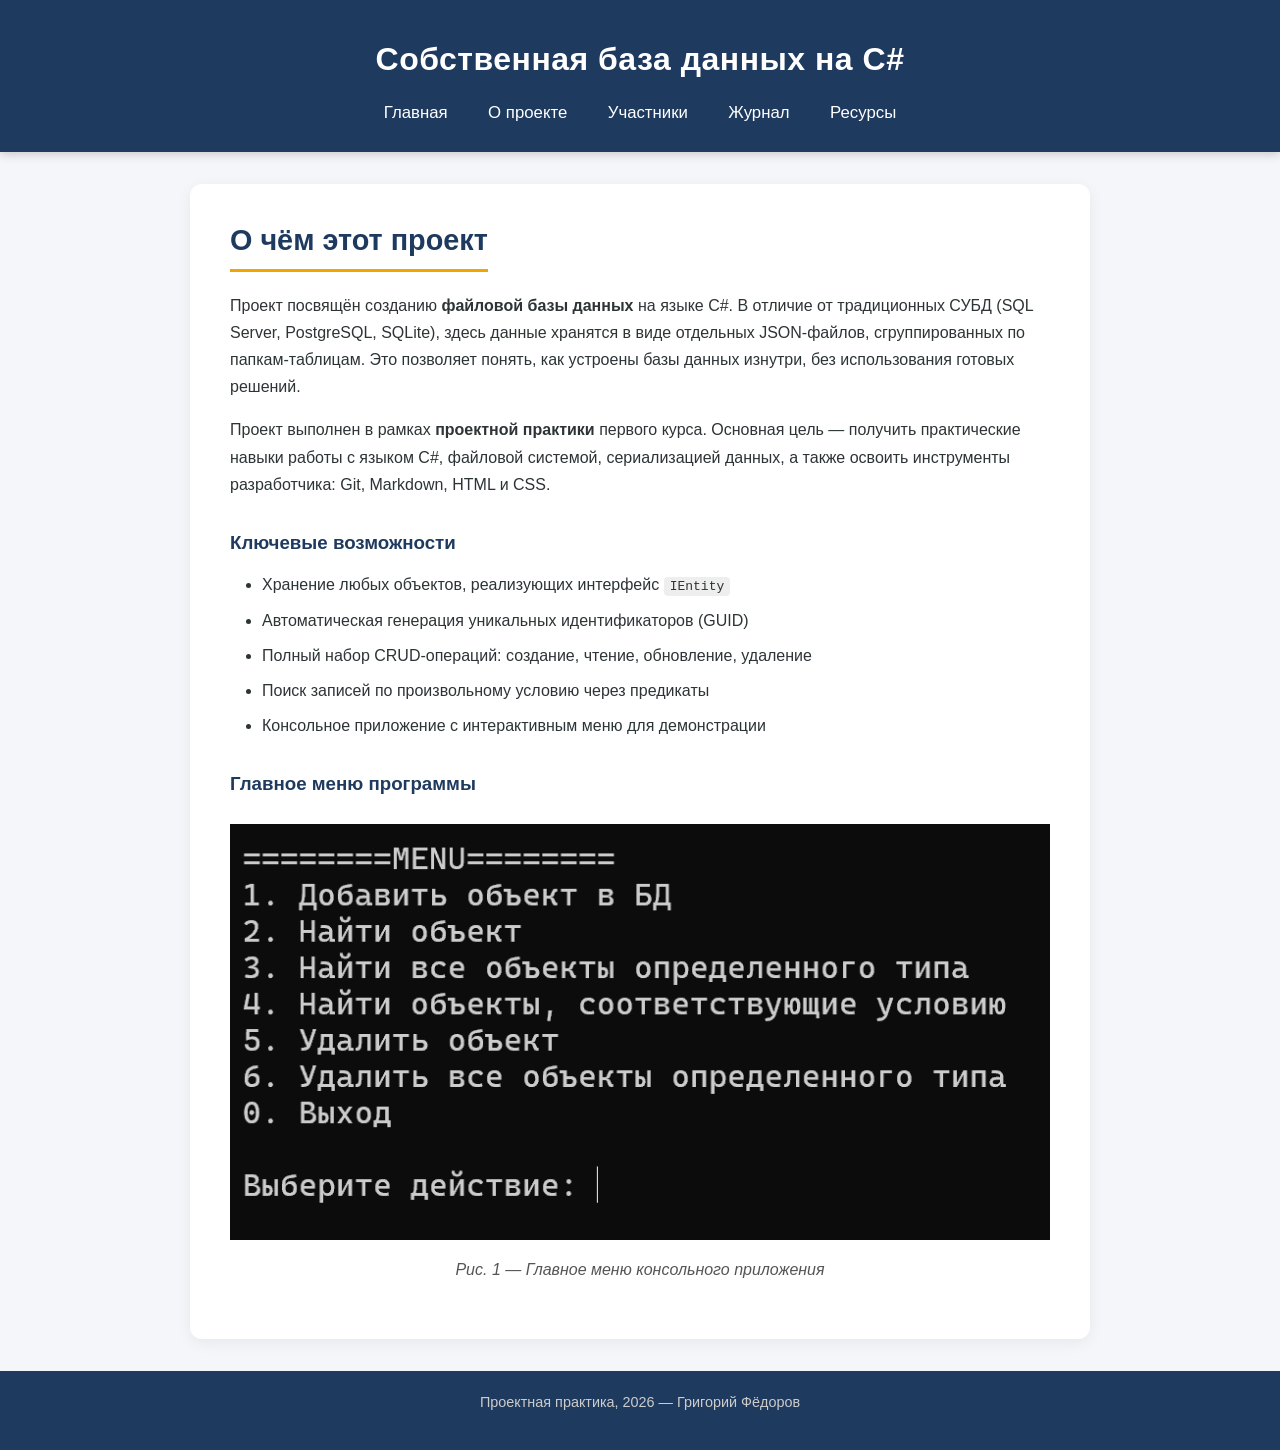
<file: site/index.html>
<!DOCTYPE html>
<html lang="ru">
<head>
  <meta charset="UTF-8">
  <meta name="viewport" content="width=device-width, initial-scale=1.0">
  <title>Собственная база данных на C# — Главная</title>
  <link rel="stylesheet" href="css/style.css?v=3">
</head>
<body>
  <header>
    <h1>Собственная база данных на C#</h1>
    <nav>
      <a href="index.html">Главная</a>
      <a href="about.html">О проекте</a>
      <a href="participants.html">Участники</a>
      <a href="journal.html">Журнал</a>
      <a href="resources.html">Ресурсы</a>
    </nav>
  </header>

  <main>
    <h2>О чём этот проект</h2>
    <p>Проект посвящён созданию <strong>файловой базы данных</strong> на языке C#. В отличие от традиционных СУБД (SQL Server, PostgreSQL, SQLite), здесь данные хранятся в виде отдельных JSON-файлов, сгруппированных по папкам-таблицам. Это позволяет понять, как устроены базы данных изнутри, без использования готовых решений.</p>
    
    <p>Проект выполнен в рамках <strong>проектной практики</strong> первого курса. Основная цель — получить практические навыки работы с языком C#, файловой системой, сериализацией данных, а также освоить инструменты разработчика: Git, Markdown, HTML и CSS.</p>

    <h3>Ключевые возможности</h3>
    <ul>
      <li>Хранение любых объектов, реализующих интерфейс <code>IEntity</code></li>
      <li>Автоматическая генерация уникальных идентификаторов (GUID)</li>
      <li>Полный набор CRUD-операций: создание, чтение, обновление, удаление</li>
      <li>Поиск записей по произвольному условию через предикаты</li>
      <li>Консольное приложение с интерактивным меню для демонстрации</li>
    </ul>

    <h3>Главное меню программы</h3>
    <!-- 🔻 ЗАМЕНИ НА СВОЙ СКРИНШОТ МЕНЮ -->
    <figure>
      <img src="images/Screenshot1.png" alt="Главное меню" style="max-width:100%;">
      <figcaption>Рис. 1 — Главное меню консольного приложения</figcaption>
    </figure>
  </main>

  <footer>
    <p>Проектная практика, 2026 &mdash; Григорий Фёдоров</p>
  </footer>
</body>
</html>
</file>
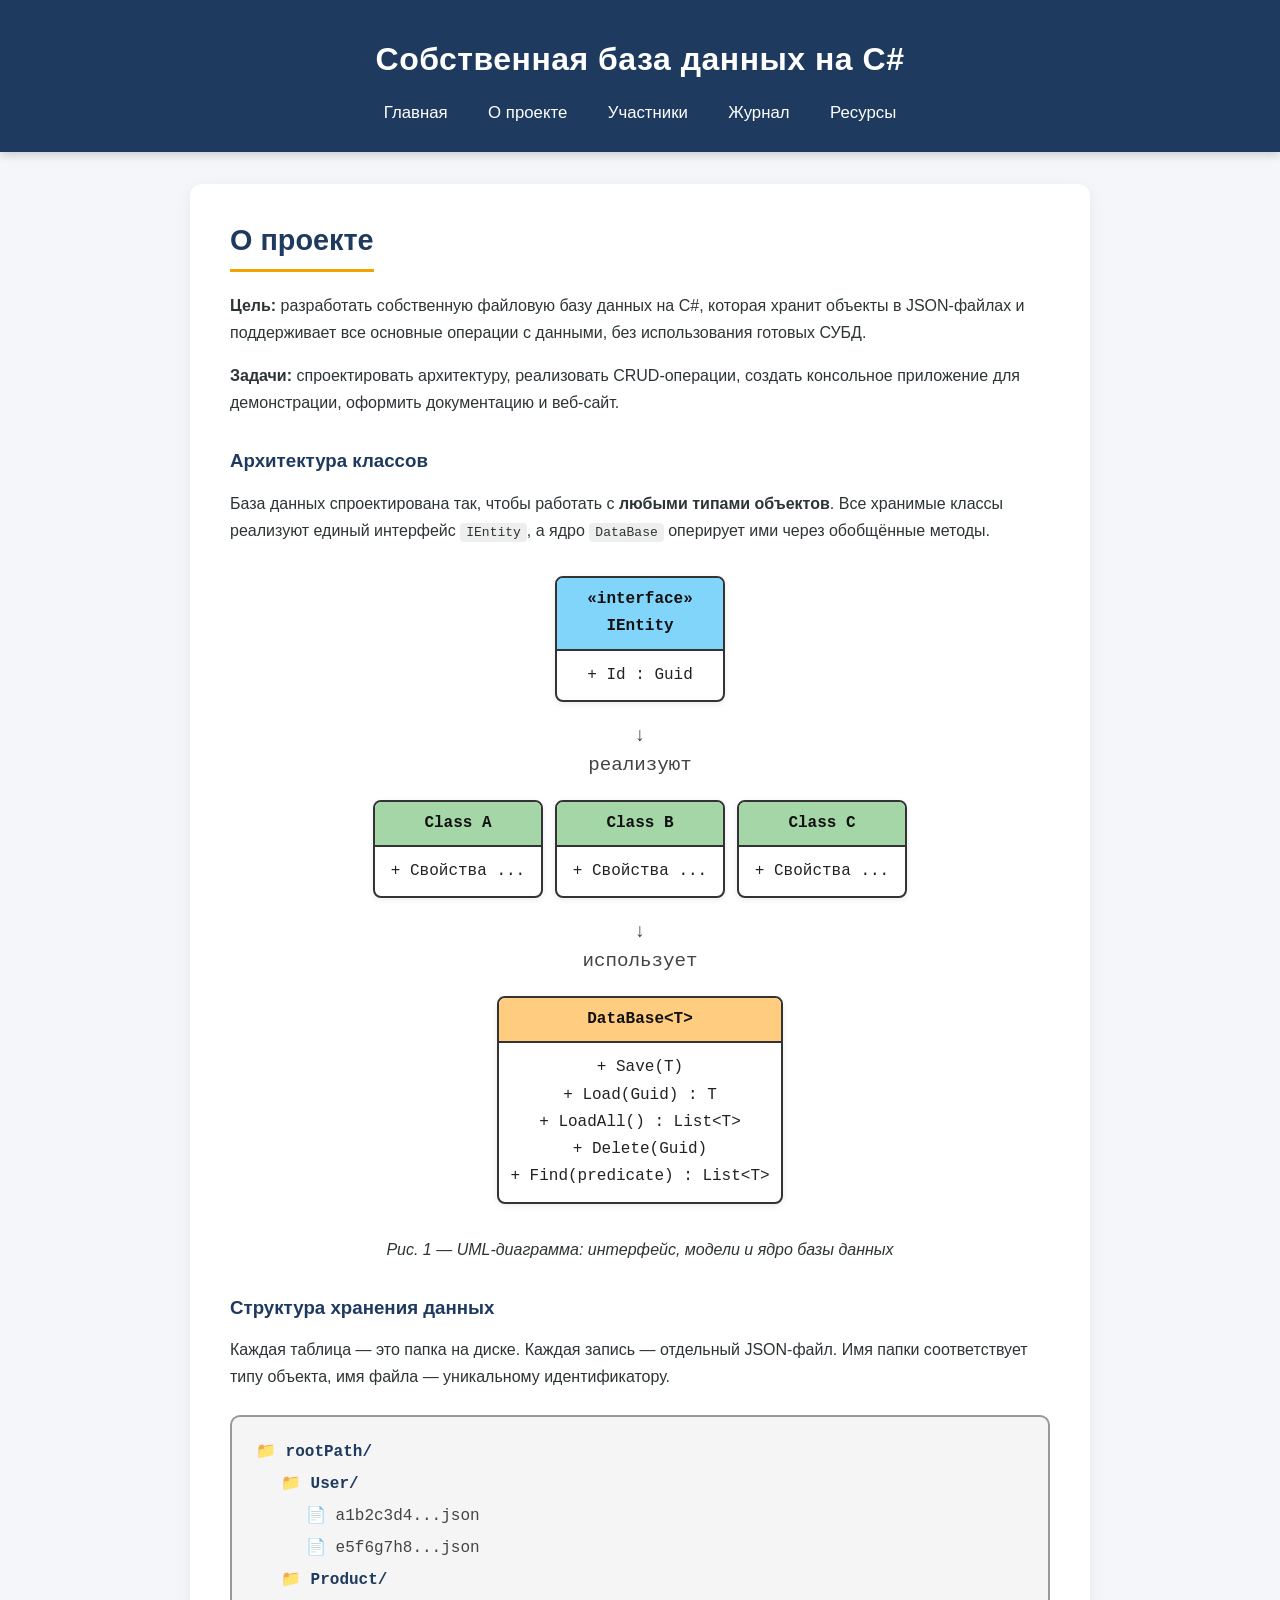
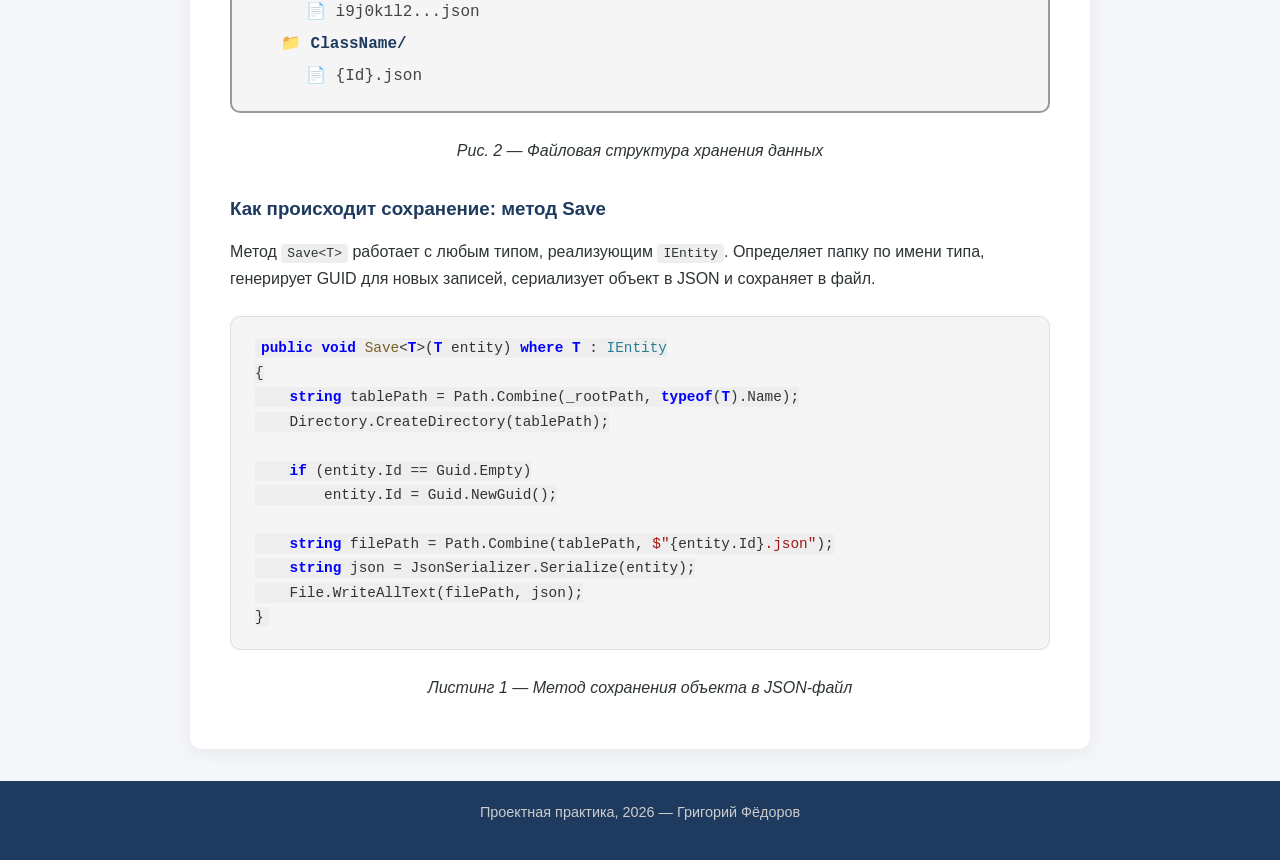
<file: site/about.html>
<!DOCTYPE html>
<html lang="ru">
<head>
  <meta charset="UTF-8">
  <meta name="viewport" content="width=device-width, initial-scale=1.0">
  <title>О проекте — Собственная база данных на C#</title>
  <link rel="stylesheet" href="css/style.css?v=5">
</head>
<body>
  <header>
    <h1>Собственная база данных на C#</h1>
    <nav>
      <a href="index.html">Главная</a>
      <a href="about.html">О проекте</a>
      <a href="participants.html">Участники</a>
      <a href="journal.html">Журнал</a>
      <a href="resources.html">Ресурсы</a>
    </nav>
  </header>

  <main>
    <h2>О проекте</h2>
    <p><strong>Цель:</strong> разработать собственную файловую базу данных на C#, которая хранит объекты в JSON-файлах и поддерживает все основные операции с данными, без использования готовых СУБД.</p>
    <p><strong>Задачи:</strong> спроектировать архитектуру, реализовать CRUD-операции, создать консольное приложение для демонстрации, оформить документацию и веб-сайт.</p>

    <h3>Архитектура классов</h3>
    <p>База данных спроектирована так, чтобы работать с <strong>любыми типами объектов</strong>. Все хранимые классы реализуют единый интерфейс <code>IEntity</code>, а ядро <code>DataBase</code> оперирует ими через обобщённые методы.</p>
    
    <div class="uml-diagram">
      <div class="uml-class interface">
        <div class="uml-title">«interface»<br>IEntity</div>
        <div class="uml-body">+ Id : Guid</div>
      </div>

      <div class="uml-arrow">↓<br>реализуют</div>

      <div class="uml-models">
        <div class="uml-class model">
          <div class="uml-title">Class A</div>
          <div class="uml-body">+ Свойства ...</div>
        </div>
        <div class="uml-class model">
          <div class="uml-title">Class B</div>
          <div class="uml-body">+ Свойства ...</div>
        </div>
        <div class="uml-class model">
          <div class="uml-title">Class C</div>
          <div class="uml-body">+ Свойства ...</div>
        </div>
      </div>

      <div class="uml-arrow">↓<br>использует</div>

      <div class="uml-class database">
        <div class="uml-title">DataBase&lt;T&gt;</div>
        <div class="uml-body">+ Save(T)<br>+ Load(Guid) : T<br>+ LoadAll() : List&lt;T&gt;<br>+ Delete(Guid)<br>+ Find(predicate) : List&lt;T&gt;</div>
      </div>
    </div>
    <p style="text-align:center; font-style:italic; margin-top:1rem;">Рис. 1 — UML-диаграмма: интерфейс, модели и ядро базы данных</p>

    <h3>Структура хранения данных</h3>
    <p>Каждая таблица — это папка на диске. Каждая запись — отдельный JSON-файл. Имя папки соответствует типу объекта, имя файла — уникальному идентификатору.</p>
    
    <div class="storage-diagram">
      <div class="storage-folder">
        <div class="folder-name">📁 rootPath/</div>
        <div class="storage-folder" style="margin-left:25px;">
          <div class="folder-name">📁 User/</div>
          <div class="storage-file">📄 a1b2c3d4...json</div>
          <div class="storage-file">📄 e5f6g7h8...json</div>
        </div>
        <div class="storage-folder" style="margin-left:25px;">
          <div class="folder-name">📁 Product/</div>
          <div class="storage-file">📄 i9j0k1l2...json</div>
        </div>
        <div class="storage-folder" style="margin-left:25px;">
          <div class="folder-name">📁 ClassName/</div>
          <div class="storage-file">📄 {Id}.json</div>
        </div>
      </div>
    </div>
    <p style="text-align:center; font-style:italic;">Рис. 2 — Файловая структура хранения данных</p>

    <h3>Как происходит сохранение: метод Save</h3>
    <p>Метод <code>Save&lt;T&gt;</code> работает с любым типом, реализующим <code>IEntity</code>. Определяет папку по имени типа, генерирует GUID для новых записей, сериализует объект в JSON и сохраняет в файл.</p>
    
    <div class="code-block">
      <pre><code><span class="kw">public void</span> <span class="mt">Save</span>&lt;<span class="kw">T</span>&gt;(<span class="kw">T</span> entity) <span class="kw">where</span> <span class="kw">T</span> : <span class="iface">IEntity</span>
{
    <span class="kw">string</span> tablePath = Path.Combine(_rootPath, <span class="kw">typeof</span>(<span class="kw">T</span>).Name);
    Directory.CreateDirectory(tablePath);

    <span class="kw">if</span> (entity.Id == Guid.Empty)
        entity.Id = Guid.NewGuid();

    <span class="kw">string</span> filePath = Path.Combine(tablePath, <span class="str">$"</span>{entity.Id}<span class="str">.json"</span>);
    <span class="kw">string</span> json = JsonSerializer.Serialize(entity);
    File.WriteAllText(filePath, json);
}</code></pre>
    </div>
    <p style="text-align:center; font-style:italic;">Листинг 1 — Метод сохранения объекта в JSON-файл</p>
  </main>

  <footer>
    <p>Проектная практика, 2026 &mdash; Григорий Фёдоров</p>
  </footer>
</body>
</html>
</file>
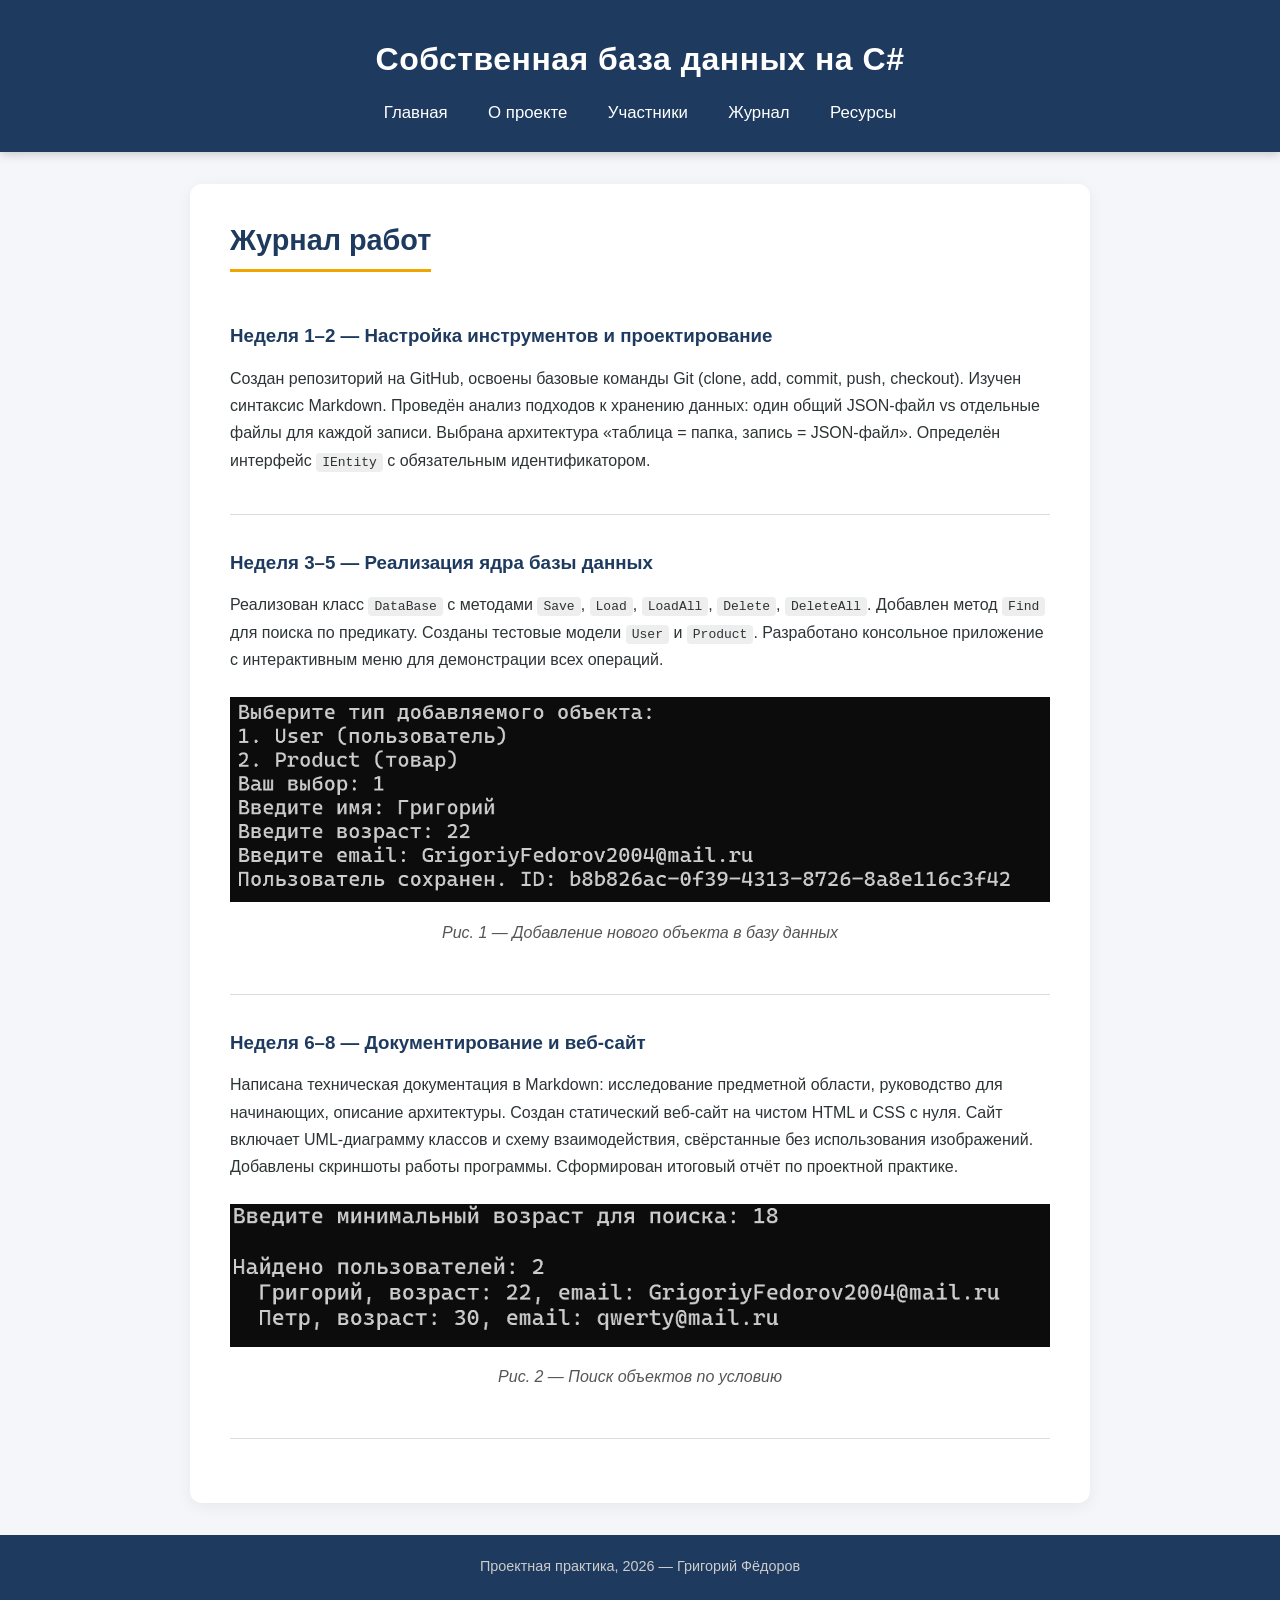
<file: site/journal.html>
<!DOCTYPE html>
<html lang="ru">
<head>
  <meta charset="UTF-8">
  <meta name="viewport" content="width=device-width, initial-scale=1.0">
  <title>Журнал — Собственная база данных на C#</title>
  <link rel="stylesheet" href="css/style.css?v=3">
</head>
<body>
  <header>
    <h1>Собственная база данных на C#</h1>
    <nav>
      <a href="index.html">Главная</a>
      <a href="about.html">О проекте</a>
      <a href="participants.html">Участники</a>
      <a href="journal.html">Журнал</a>
      <a href="resources.html">Ресурсы</a>
    </nav>
  </header>

  <main>
    <h2>Журнал работ</h2>

    <article class="journal-entry">
      <h3>Неделя 1–2 &mdash; Настройка инструментов и проектирование</h3>
      <p>Создан репозиторий на GitHub, освоены базовые команды Git (clone, add, commit, push, checkout). Изучен синтаксис Markdown. Проведён анализ подходов к хранению данных: один общий JSON-файл vs отдельные файлы для каждой записи. Выбрана архитектура «таблица = папка, запись = JSON-файл». Определён интерфейс <code>IEntity</code> с обязательным идентификатором.</p>
    </article>

    <article class="journal-entry">
      <h3>Неделя 3–5 &mdash; Реализация ядра базы данных</h3>
      <p>Реализован класс <code>DataBase</code> с методами <code>Save</code>, <code>Load</code>, <code>LoadAll</code>, <code>Delete</code>, <code>DeleteAll</code>. Добавлен метод <code>Find</code> для поиска по предикату. Созданы тестовые модели <code>User</code> и <code>Product</code>. Разработано консольное приложение с интерактивным меню для демонстрации всех операций.</p>
      <figure>
        <!-- 🔻 ЗАМЕНИ НА СКРИНШОТ ДОБАВЛЕНИЯ ОБЪЕКТА -->
        <img src="images/Screenshot2.png" alt="Добавление объекта" style="max-width:100%;">
        <figcaption>Рис. 1 — Добавление нового объекта в базу данных</figcaption>
      </figure>
    </article>

    <article class="journal-entry">
      <h3>Неделя 6–8 &mdash; Документирование и веб-сайт</h3>
      <p>Написана техническая документация в Markdown: исследование предметной области, руководство для начинающих, описание архитектуры. Создан статический веб-сайт на чистом HTML и CSS с нуля. Сайт включает UML-диаграмму классов и схему взаимодействия, свёрстанные без использования изображений. Добавлены скриншоты работы программы. Сформирован итоговый отчёт по проектной практике.</p>
      <figure>
        <!-- 🔻 ЗАМЕНИ НА СКРИНШОТ С ПОИСКОМ -->
        <img src="images/Screenshot3.png" alt="Поиск по условию" style="max-width:100%;">
        <figcaption>Рис. 2 — Поиск объектов по условию</figcaption>
      </figure>
    </article>
  </main>

  <footer>
    <p>Проектная практика, 2026 &mdash; Григорий Фёдоров</p>
  </footer>
</body>
</html>
</file>
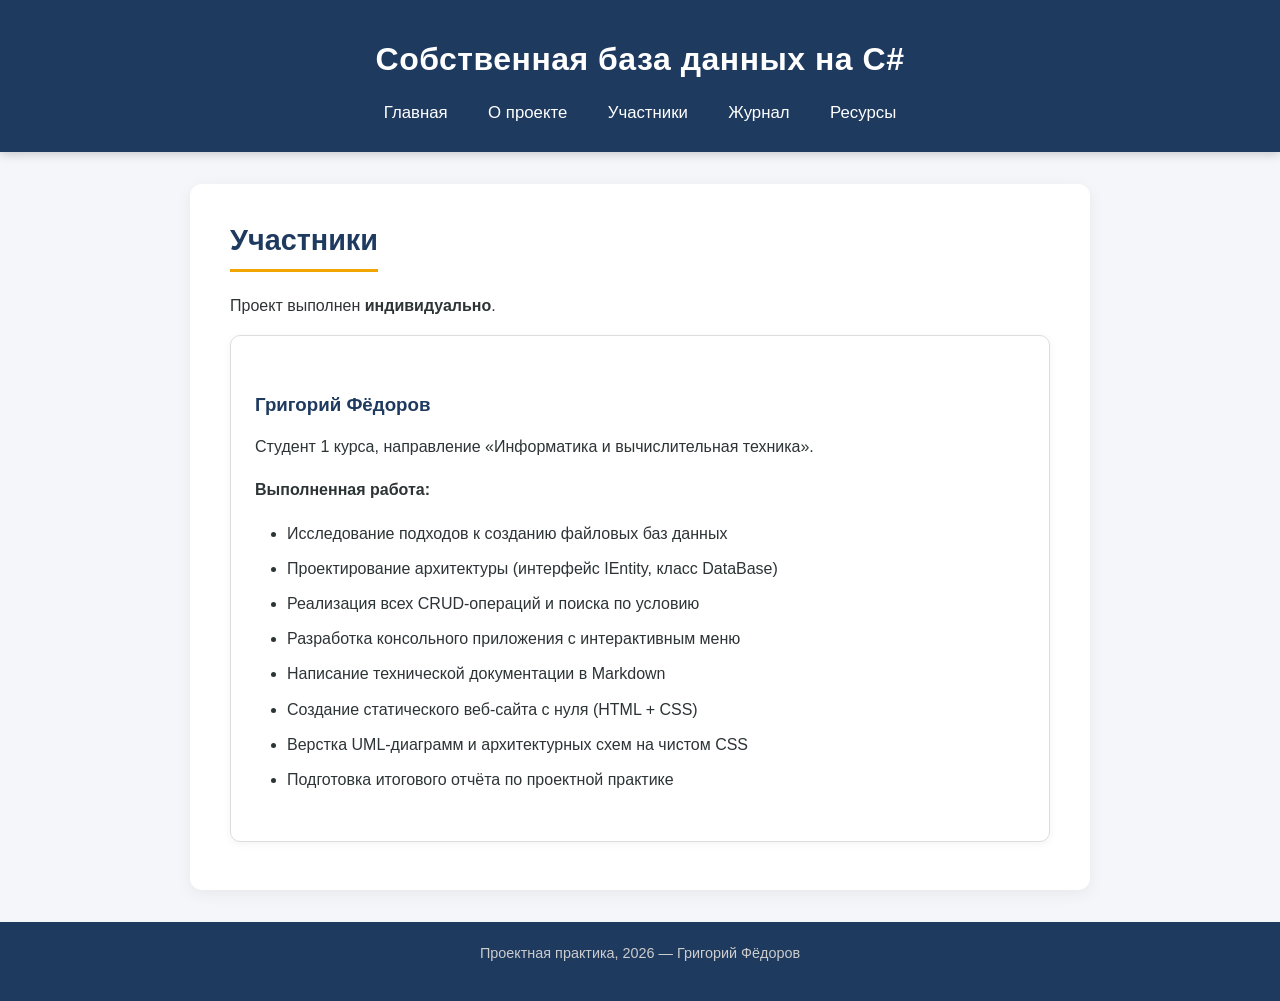
<file: site/participants.html>
<!DOCTYPE html>
<html lang="ru">
<head>
  <meta charset="UTF-8">
  <meta name="viewport" content="width=device-width, initial-scale=1.0">
  <title>Участники — Собственная база данных на C#</title>
  <link rel="stylesheet" href="css/style.css?v=3">
</head>
<body>
  <header>
    <h1>Собственная база данных на C#</h1>
    <nav>
      <a href="index.html">Главная</a>
      <a href="about.html">О проекте</a>
      <a href="participants.html">Участники</a>
      <a href="journal.html">Журнал</a>
      <a href="resources.html">Ресурсы</a>
    </nav>
  </header>

  <main>
    <h2>Участники</h2>
    <p>Проект выполнен <strong>индивидуально</strong>.</p>
    
    <div class="participant-card">
      <h3>Григорий Фёдоров</h3>
      <p>Студент 1 курса, направление «Информатика и вычислительная техника».</p>
      <p><strong>Выполненная работа:</strong></p>
      <ul>
        <li>Исследование подходов к созданию файловых баз данных</li>
        <li>Проектирование архитектуры (интерфейс IEntity, класс DataBase)</li>
        <li>Реализация всех CRUD-операций и поиска по условию</li>
        <li>Разработка консольного приложения с интерактивным меню</li>
        <li>Написание технической документации в Markdown</li>
        <li>Создание статического веб-сайта с нуля (HTML + CSS)</li>
        <li>Верстка UML-диаграмм и архитектурных схем на чистом CSS</li>
        <li>Подготовка итогового отчёта по проектной практике</li>
      </ul>
    </div>
  </main>

  <footer>
    <p>Проектная практика, 2026 &mdash; Григорий Фёдоров</p>
  </footer>
</body>
</html>
</file>
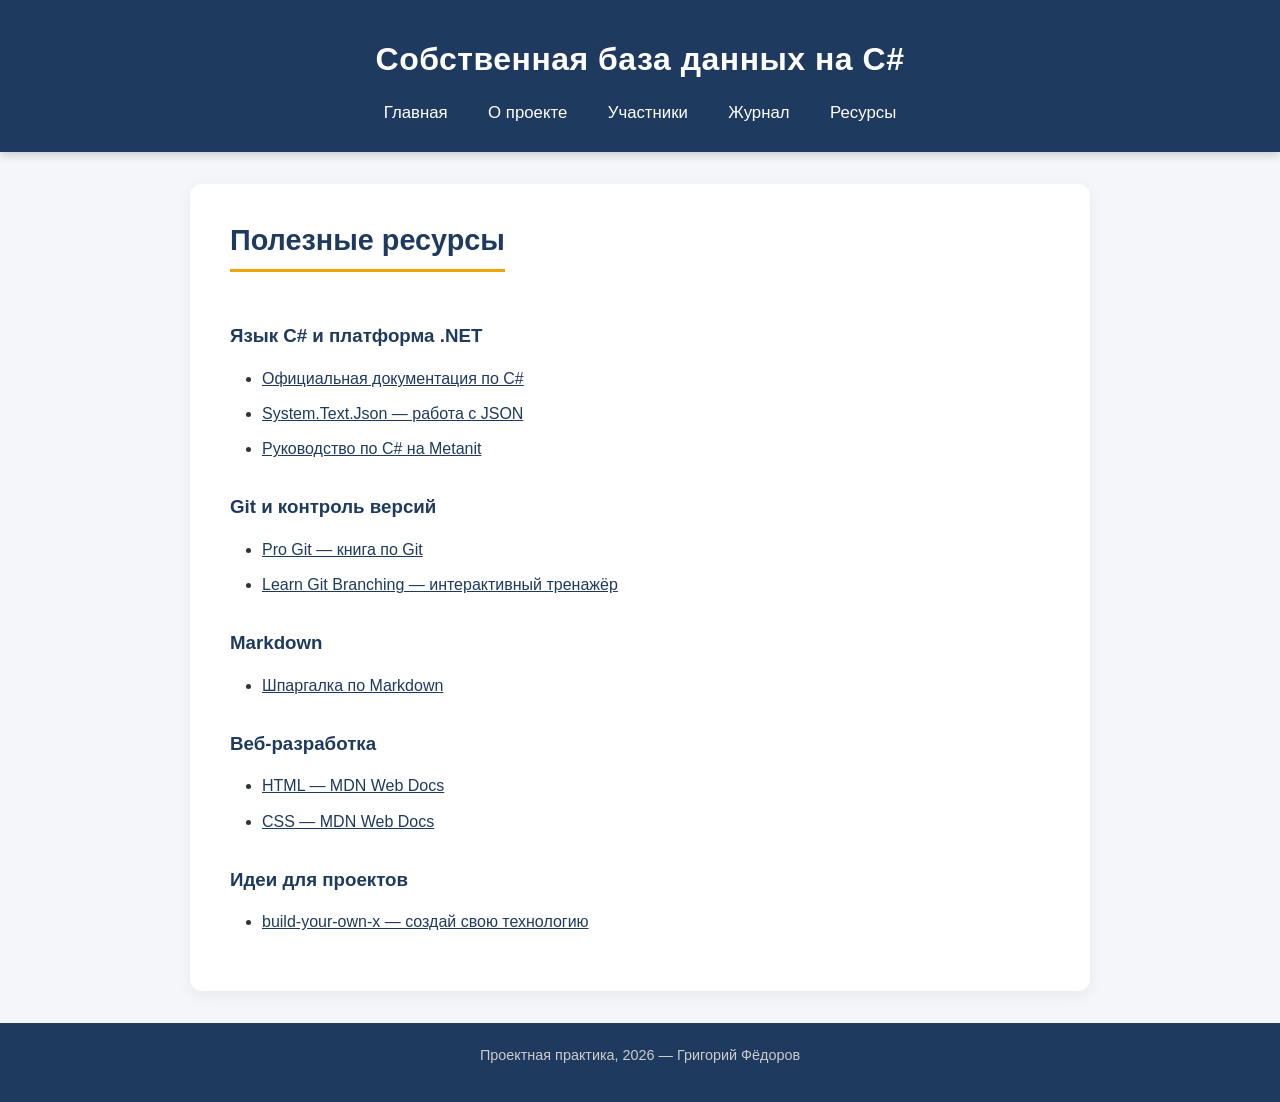
<file: site/resources.html>
<!DOCTYPE html>
<html lang="ru">
<head>
  <meta charset="UTF-8">
  <meta name="viewport" content="width=device-width, initial-scale=1.0">
  <title>Ресурсы — Собственная база данных на C#</title>
  <link rel="stylesheet" href="css/style.css?v=3">
</head>
<body>
  <header>
    <h1>Собственная база данных на C#</h1>
    <nav>
      <a href="index.html">Главная</a>
      <a href="about.html">О проекте</a>
      <a href="participants.html">Участники</a>
      <a href="journal.html">Журнал</a>
      <a href="resources.html">Ресурсы</a>
    </nav>
  </header>

  <main>
    <h2>Полезные ресурсы</h2>

    <h3>Язык C# и платформа .NET</h3>
    <ul>
      <li><a href="https://learn.microsoft.com/ru-ru/dotnet/csharp/" target="_blank">Официальная документация по C#</a></li>
      <li><a href="https://learn.microsoft.com/ru-ru/dotnet/api/system.text.json" target="_blank">System.Text.Json — работа с JSON</a></li>
      <li><a href="https://metanit.com/sharp/" target="_blank">Руководство по C# на Metanit</a></li>
    </ul>

    <h3>Git и контроль версий</h3>
    <ul>
      <li><a href="https://git-scm.com/book/ru/v2" target="_blank">Pro Git — книга по Git</a></li>
      <li><a href="https://learngitbranching.js.org/?locale=ru_RU" target="_blank">Learn Git Branching — интерактивный тренажёр</a></li>
    </ul>

    <h3>Markdown</h3>
    <ul>
      <li><a href="https://doka.guide/tools/markdown/" target="_blank">Шпаргалка по Markdown</a></li>
    </ul>

    <h3>Веб-разработка</h3>
    <ul>
      <li><a href="https://developer.mozilla.org/ru/docs/Web/HTML" target="_blank">HTML — MDN Web Docs</a></li>
      <li><a href="https://developer.mozilla.org/ru/docs/Web/CSS" target="_blank">CSS — MDN Web Docs</a></li>
    </ul>

    <h3>Идеи для проектов</h3>
    <ul>
      <li><a href="https://github.com/codecrafters-io/build-your-own-x" target="_blank">build-your-own-x — создай свою технологию</a></li>
    </ul>
  </main>

  <footer>
    <p>Проектная практика, 2026 &mdash; Григорий Фёдоров</p>
  </footer>
</body>
</html>
</file>
<file: site/css/style.css>
* {
  margin: 0;
  padding: 0;
  box-sizing: border-box;
}

body {
  font-family: 'Segoe UI', Tahoma, Geneva, Verdana, sans-serif;
  line-height: 1.7;
  color: #2d3436;
  background: #f5f6fa;
}

header {
  background: #1e3a5f;
  color: #fff;
  padding: 2rem 1rem 1.5rem;
  text-align: center;
  box-shadow: 0 2px 10px rgba(0,0,0,0.2);
}

header h1 {
  font-size: 2rem;
  margin-bottom: 0.8rem;
  letter-spacing: 0.5px;
}

nav a {
  color: #fff;
  text-decoration: none;
  margin: 0 18px;
  font-weight: 500;
  font-size: 1.05rem;
  padding: 0.4rem 0;
  border-bottom: 2px solid transparent;
  transition: border-color 0.3s;
}

nav a:hover {
  border-color: #f0a500;
}

main {
  max-width: 900px;
  margin: 2rem auto;
  padding: 2rem 2.5rem;
  background: #fff;
  border-radius: 12px;
  box-shadow: 0 4px 16px rgba(0,0,0,0.06);
}

h2 {
  font-size: 1.8rem;
  margin-bottom: 1.2rem;
  color: #1e3a5f;
  border-bottom: 3px solid #f0a500;
  display: inline-block;
  padding-bottom: 0.3rem;
}

h3 {
  margin: 1.8rem 0 0.8rem;
  color: #1e3a5f;
}

p {
  margin-bottom: 1rem;
}

ul {
  margin: 0.8rem 0 1.5rem 2rem;
}

li {
  margin-bottom: 0.5rem;
}

code {
  background: #eee;
  padding: 2px 6px;
  border-radius: 4px;
  font-family: monospace;
}

footer {
  text-align: center;
  padding: 1.2rem;
  background: #1e3a5f;
  color: #ccc;
  font-size: 0.9rem;
  margin-top: 2rem;
}

.uml-diagram {
  display: flex;
  flex-direction: column;
  align-items: center;
  gap: 20px;
  font-family: 'Courier New', monospace;
  margin: 2rem 0;
}

.uml-models {
  display: flex;
  gap: 12px;
  flex-wrap: wrap;
  justify-content: center;
}

.uml-class {
  border: 2px solid #333;
  border-radius: 8px;
  min-width: 170px;
  text-align: center;
  box-shadow: 0 2px 6px rgba(0,0,0,0.08);
  background: #fff;
}

.uml-title {
  padding: 0.5rem;
  font-weight: bold;
  border-bottom: 2px solid #333;
  border-radius: 6px 6px 0 0;
  color: #111;
}

.uml-body {
  padding: 0.7rem;
  border-radius: 0 0 6px 6px;
  line-height: 1.7;
  color: #222;
}

.interface .uml-title { background: #81d4fa; }
.model .uml-title { background: #a5d6a7; }
.database .uml-title { background: #ffcc80; }

.uml-arrow {
  font-size: 1.2rem;
  line-height: 1.5;
  color: #444;
  text-align: center;
}

.architecture {
  display: flex;
  flex-direction: column;
  align-items: center;
  gap: 6px;
  margin: 2rem 0;
}

.arch-box {
  border: 2px solid #1e3a5f;
  background: #e3f2fd;
  padding: 1rem 2rem;
  font-weight: bold;
  font-family: 'Courier New', monospace;
  border-radius: 8px;
  box-shadow: 0 2px 6px rgba(0,0,0,0.06);
}

.arch-arrow {
  font-size: 1.8rem;
  color: #1e3a5f;
}

.code-block {
  background: #f5f5f5;
  border: 1px solid #ddd;
  padding: 1.2rem 1.5rem;
  border-radius: 10px;
  overflow-x: auto;
  margin: 1.5rem 0;
  font-family: 'Courier New', monospace;
  font-size: 0.9rem;
  line-height: 1.7;
}

.code-block pre {
  margin: 0;
  color: #333;
  background: transparent;
}

.kw,
.mt,
.iface,
.str {
  background: none;
}
.kw { color: #0000ff; font-weight: bold; }
.mt { color: #795e26; }
.iface { color: #267f99; }
.str { color: #a31515; }


.storage-diagram {
  background: #f5f5f5;
  border: 2px solid #999;
  border-radius: 10px;
  padding: 1.2rem 1.5rem;
  font-family: 'Courier New', monospace;
  margin: 1.5rem 0;
  line-height: 2;
}

.folder-name {
  font-weight: bold;
  color: #1e3a5f;
}

.storage-file {
  margin-left: 25px;
  color: #444;
}


.journal-entry {
  border-bottom: 1px solid #ddd;
  padding-bottom: 1.5rem;
  margin-bottom: 2rem;
}

figure {
  text-align: center;
  margin: 1.5rem 0;
}

figcaption {
  font-style: italic;
  color: #555;
  margin-top: 0.5rem;
}


.participant-card {
  border: 1px solid #ddd;
  border-radius: 10px;
  padding: 1.5rem;
  margin: 1rem 0;
  box-shadow: 0 2px 8px rgba(0,0,0,0.05);
}


a {
  color: #1e3a5f;
}

a:hover {
  color: #f0a500;
}
</file>
